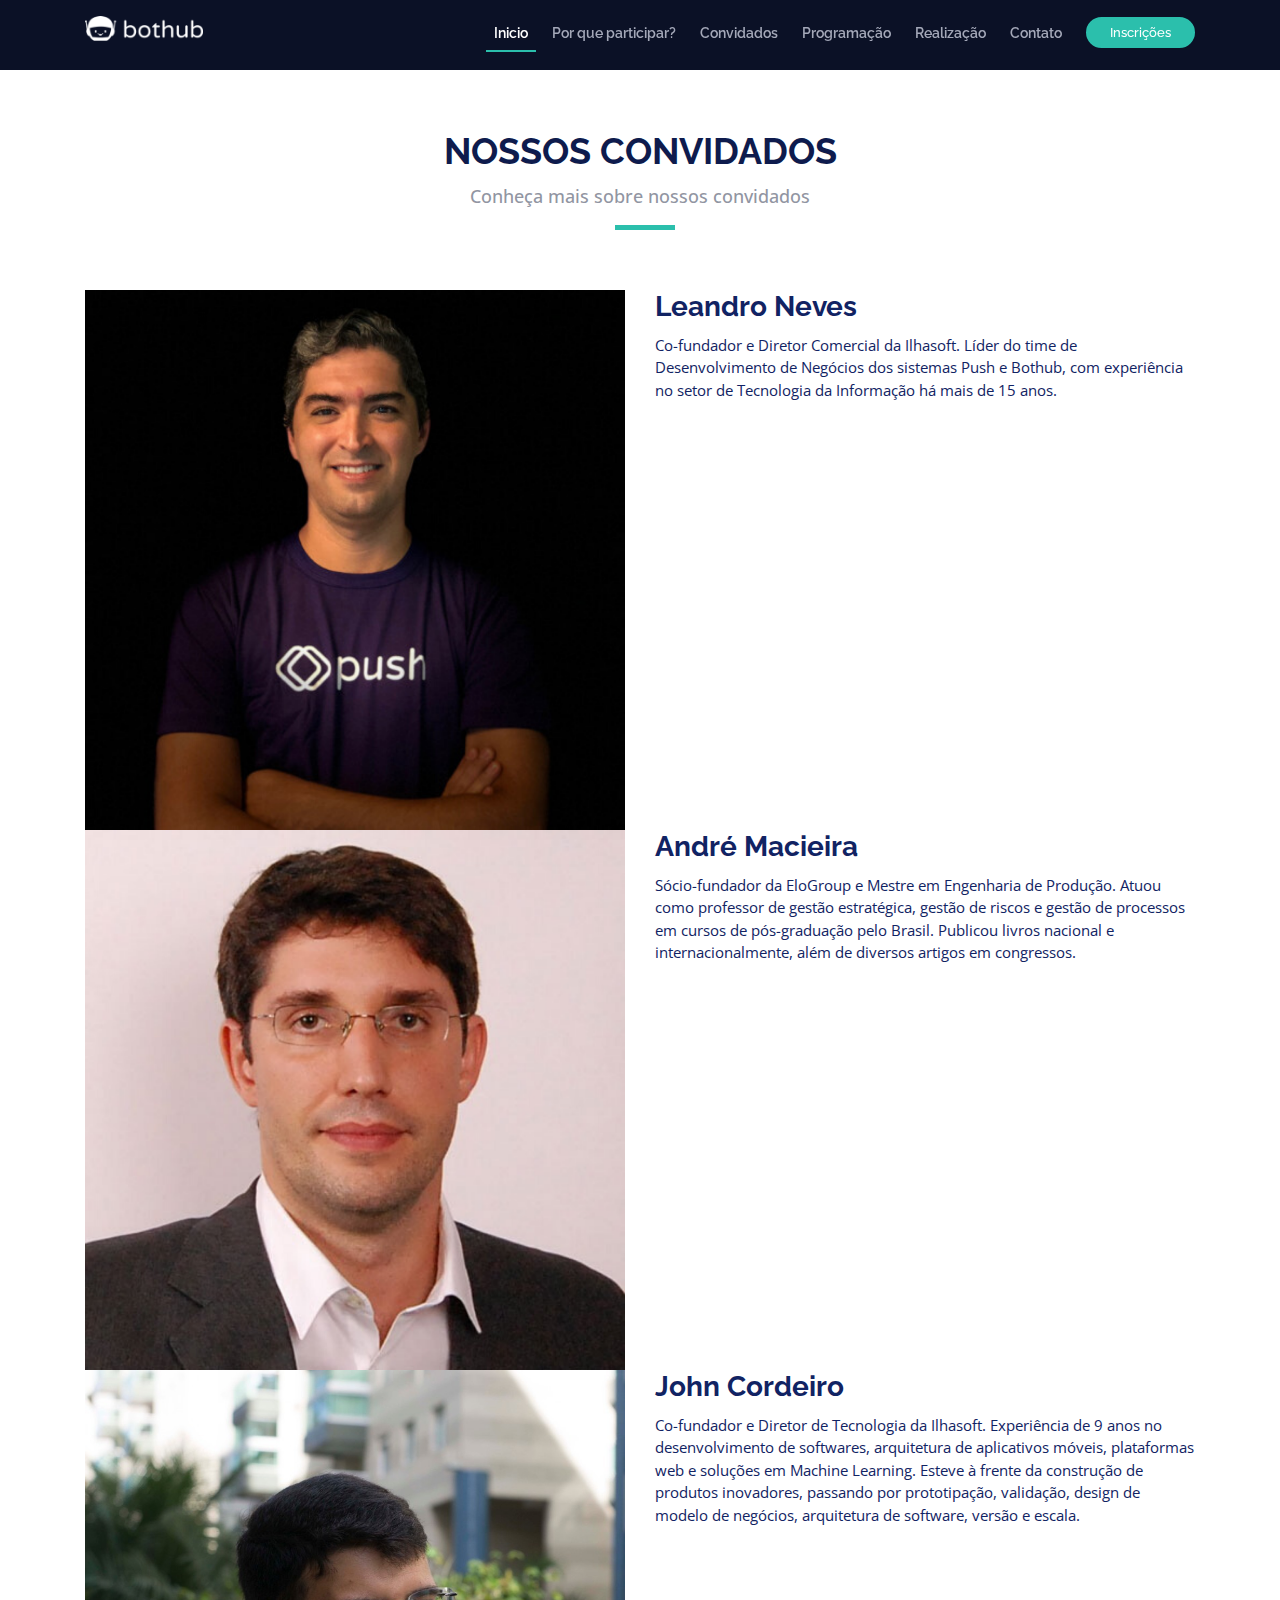
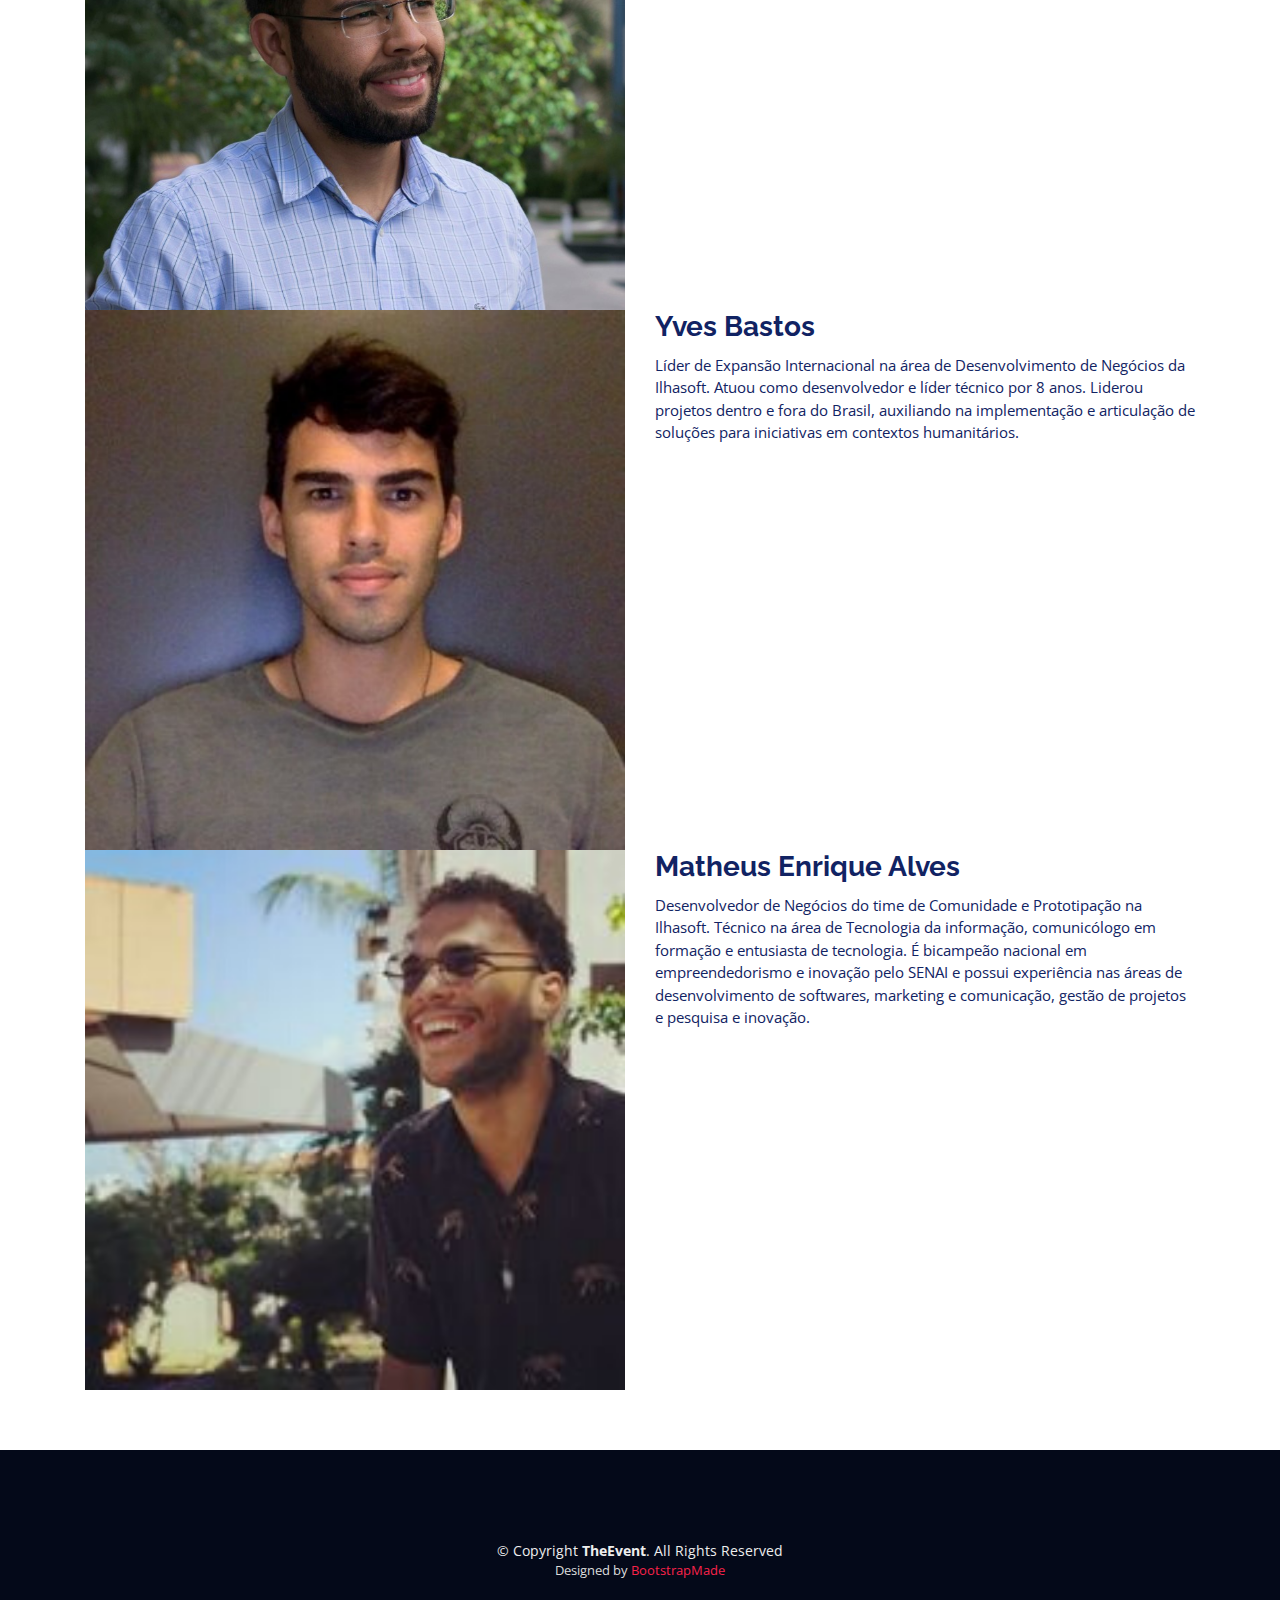
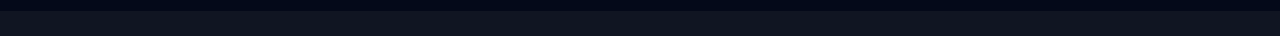
<file: static-html/speaker-details.html>
<!DOCTYPE html>
<html lang="en">

<head>
  <meta charset="utf-8">
  <title>Bothub Conference 2020</title>
  <meta content="width=device-width, initial-scale=1.0" name="viewport">
  <meta content="" name="keywords">
  <meta content="" name="description">

  <!-- Favicons -->
  <link href="img/favicon.png" rel="icon">
  <link href="img/apple-touch-icon.png" rel="apple-touch-icon">

  <!-- Google Fonts -->
  <link href="https://fonts.googleapis.com/css?family=Open+Sans:300,300i,400,400i,700,700i|Raleway:300,400,500,700,800" rel="stylesheet">

  <!-- Bootstrap CSS File -->
  <link href="lib/bootstrap/css/bootstrap.min.css" rel="stylesheet">

  <!-- Libraries CSS Files -->
  <link href="lib/font-awesome/css/font-awesome.min.css" rel="stylesheet">
  <link href="lib/animate/animate.min.css" rel="stylesheet">
  <link href="lib/venobox/venobox.css" rel="stylesheet">
  <link href="lib/owlcarousel/assets/owl.carousel.min.css" rel="stylesheet">

  <!-- Main Stylesheet File -->
  <link href="css/style.css" rel="stylesheet">

  <!-- =======================================================
    Theme Name: TheEvent
    Theme URL: https://bootstrapmade.com/theevent-conference-event-bootstrap-template/
    Author: BootstrapMade.com
    License: https://bootstrapmade.com/license/
  ======================================================= -->
</head>

<body>

  <!--==========================
    Header
  ============================-->
  <header id="header" class="header-fixed">
    <div class="container">

      <div id="logo" class="pull-left">
        <!-- Uncomment below if you prefer to use a text logo -->
        <!-- <h1><a href="#main">C<span>o</span>nf</a></h1>-->
        <a href="index.html#intro" class="scrollto"><img src="img/logo.png" alt="" title=""></a>
      </div>

      <nav id="nav-menu-container">
        <ul class="nav-menu">
          <li class="menu-active"><a href="#intro">Inicio</a></li>
          <li><a href="index.html#about">Por que participar?</a></li>
          <li><a href="index.html#speakers">Convidados</a></li>
          <li><a href="index.html#schedule">Programação</a></li>
          <li><a href="index.html#supporters">Realização</a></li>
          <li><a href="index.html#contact">Contato</a></li>
          <li class="buy-tickets"><a href="https://forms.gle/bibPMa1tKLgzzDy9A">Inscrições</a></li>
        </ul>
      </nav><!-- #nav-menu-container -->
    </div>
  </header><!-- #header -->

  <main id="main" class="main-page">

    <!--==========================
      Speaker Details Section
    ============================-->
    <section id="speakers-details" class="wow fadeIn">
      <div class="container">
        <div class="section-header">
          <h2>Nossos Convidados</h2>
          <p>Conheça mais sobre nossos convidados</p>
        </div>

        <div class="row">
          <div class="col-md-6">
            <img src="img/speakers/leandro.jpeg" alt="Speaker 1" class="img-fluid">
          </div>

          <div class="col-md-6">
            <div class="details">
              <h2>Leandro Neves</h2>

              <p>Co-fundador e Diretor Comercial da Ilhasoft. Líder do time de Desenvolvimento de Negócios dos sistemas Push e Bothub, com experiência no setor de Tecnologia da Informação há mais de 15 anos.</p>
              </div>
          </div>

          <div class="col-md-6">
            <img src="img/speakers/andre.jpeg" alt="Speaker 1" class="img-fluid">
          </div>

          <div class="col-md-6">
            <div class="details">
              <h2>André Macieira</h2>

              <p>Sócio-fundador da EloGroup e Mestre em Engenharia de Produção. Atuou como professor de gestão estratégica, gestão de riscos e gestão de processos em cursos de pós-graduação pelo Brasil. Publicou livros nacional e internacionalmente, além de diversos artigos em congressos.</p>
              </div>
          </div>

          <div class="col-md-6">
            <img src="img/speakers/john.jpeg" alt="Speaker 1" class="img-fluid">
          </div>

          <div class="col-md-6">
            <div class="details">
              <h2>John Cordeiro</h2>

              <p>Co-fundador e Diretor de Tecnologia da Ilhasoft. Experiência de 9 anos no desenvolvimento de softwares, arquitetura de aplicativos móveis, plataformas web e soluções em Machine Learning. Esteve à frente da construção de produtos inovadores, passando por prototipação, validação, design de modelo de negócios, arquitetura de software, versão e escala.</p>
              </div>
          </div>

          <div class="col-md-6">
            <img src="img/speakers/yves.jpeg" alt="Speaker 1" class="img-fluid">
          </div>

          <div class="col-md-6">
            <div class="details">
              <h2>Yves Bastos</h2>

              <p>Líder de Expansão Internacional na área de Desenvolvimento de Negócios da Ilhasoft. Atuou como desenvolvedor e líder técnico por 8 anos. Liderou projetos dentro e fora do Brasil, auxiliando na implementação e articulação de soluções para iniciativas em contextos humanitários.</p>
              </div>
          </div>

          <div class="col-md-6">
            <img src="img/speakers/enrique.jpeg" alt="Speaker 1" class="img-fluid">
          </div>

          <div class="col-md-6">
            <div class="details">
              <h2>Matheus Enrique Alves</h2>

              <p>Desenvolvedor de Negócios do time de Comunidade e Prototipação na Ilhasoft. Técnico na área de Tecnologia da informação, comunicólogo em formação e entusiasta de tecnologia. É bicampeão nacional em empreendedorismo e inovação pelo SENAI e possui experiência nas áreas de desenvolvimento de softwares, marketing e comunicação, gestão de projetos e pesquisa e inovação.</p>
              </div>
          </div>



        </div>
      </div>

    </section>

  </main>


  <!--==========================
    Footer
  ============================-->
  <footer id="footer">
    <div class="footer-top">
      <div class="container">
        <div class="row">


    </div>

    <div class="container">
      <div class="copyright">
        &copy; Copyright <strong>TheEvent</strong>. All Rights Reserved
      </div>
      <div class="credits">
        <!--
          All the links in the footer should remain intact.
          You can delete the links only if you purchased the pro version.
          Licensing information: https://bootstrapmade.com/license/
          Purchase the pro version with working PHP/AJAX contact form: https://bootstrapmade.com/buy/?theme=TheEvent
        -->
        Designed by <a href="https://bootstrapmade.com/">BootstrapMade</a>
      </div>
    </div>
  </footer><!-- #footer -->

  <a href="#" class="back-to-top"><i class="fa fa-angle-up"></i></a>

  <!-- JavaScript Libraries -->
  <script src="lib/jquery/jquery.min.js"></script>
  <script src="lib/jquery/jquery-migrate.min.js"></script>
  <script src="lib/bootstrap/js/bootstrap.bundle.min.js"></script>
  <script src="lib/easing/easing.min.js"></script>
  <script src="lib/superfish/hoverIntent.js"></script>
  <script src="lib/superfish/superfish.min.js"></script>
  <script src="lib/wow/wow.min.js"></script>
  <script src="lib/venobox/venobox.min.js"></script>
  <script src="lib/owlcarousel/owl.carousel.min.js"></script>

  <!-- Contact Form JavaScript File -->
  <script src="contactform/contactform.js"></script>

  <!-- Template Main Javascript File -->
  <script src="js/main.js"></script>
</body>

</html>
</file>
<file: static-html/lib/venobox/venobox.css>
/* ------ venobox.css --------*/
.vbox-overlay *, .vbox-overlay *:before, .vbox-overlay *:after{
    -webkit-backface-visibility: hidden;
    -webkit-box-sizing:border-box;
    -moz-box-sizing:border-box;
    box-sizing:border-box;
}
.vbox-overlay * { 
    -webkit-backface-visibility: visible;
    backface-visibility: visible;
}
.vbox-overlay{
    display: -webkit-flex;
    display: flex;
    -webkit-flex-direction: column;
    flex-direction: column;
    -webkit-justify-content: center;
    justify-content: center;
    -webkit-align-items: center;
    align-items: center;
    position: fixed;
    left: 0;
    top: 0;
    bottom: 0;
    right: 0;
    z-index: 1040;
    -webkit-transform:translateZ(1000px);
    transform: translateZ(1000px);
    transform-style: preserve-3d;
}

/* ----- navigation ----- */
.vbox-title{
    width: 100%;
    height: 40px;
    float: left;
    text-align: center;
    line-height: 28px;
    font-size: 12px;
    padding: 6px 40px;
    overflow: hidden;
    position: fixed;
    display: none;
    left: 0;
    z-index: 1050;
}
.vbox-close{
    cursor: pointer;
    position: fixed;
    top: -1px;
    right: 0;
    width: 50px;
    height: 40px;
    padding: 6px;
    display: block;
    background-position:10px center;
    overflow: hidden;
    font-size: 24px;
    line-height: 1;
    text-align: center;
    z-index: 1050;
}
.vbox-num{
    cursor: pointer;
    position: fixed;
    left: 0;
    height: 40px;
    display: block;
    overflow: hidden;
    line-height: 28px;
    font-size: 12px;
    padding: 6px 10px;
    display: none;
    z-index: 1050;
}
/* ----- navigation ARROWS ----- */
.vbox-next, .vbox-prev{
    position: fixed;
    top: 50%;
    margin-top: -15px;
    overflow: hidden;
    cursor: pointer;
    display: block;
    width: 45px;
    height: 45px;
    z-index: 1050;
}
.vbox-next span, .vbox-prev span{
    position: relative;
    width: 20px;
    height: 20px;
    border: 2px solid transparent;
    border-top-color: #B6B6B6;
    border-right-color: #B6B6B6;
    text-indent: -100px;
    position: absolute;
    top: 8px;
    display: block;
}
.vbox-prev{
    left: 15px;
}
.vbox-next{
    right: 15px;
}
.vbox-prev span{
    left: 10px;
    -ms-transform: rotate(-135deg);
    -webkit-transform: rotate(-135deg);
    transform: rotate(-135deg);
}
.vbox-next span{
    -ms-transform: rotate(45deg);
    -webkit-transform: rotate(45deg);
    transform: rotate(45deg);
    right: 10px;
}
/* ------- inline window ------ */
.vbox-inline{
    width: 420px;
    height: 315px;
    height: 70vh;
    padding: 10px;
    background: #fff;
    margin: 0 auto;
    overflow: auto;
    text-align: left;
}
/* ------- Video & iFrames window ------ */
.venoframe{
    max-width: 100%;
    width: 100%;
    border: none;
    width: 100%;
    height: 260px;
    height: 70vh;
}
.venoframe.vbvid{
    height: 260px;
}
@media (min-width: 768px) {
    .venoframe, .vbox-inline{
        width: 90%;
        height: 360px;
        height: 70vh;
    }
    .venoframe.vbvid{
        width: 640px;
        height: 360px;
    }
}
@media (min-width: 992px) {
    .venoframe, .vbox-inline{
        max-width: 1200px;
        width: 80%;
        height: 540px;
        height: 70vh;
    }
    .venoframe.vbvid{
        width: 960px;
        height: 540px;
    }
}
/* 
Please do NOT edit this part! 
or at least read this note: http://i.imgur.com/7C0ws9e.gif
*/
.vbox-open{
    overflow: hidden;
}
.vbox-container{
    position: absolute;
    left: 0;
    right: 0;
    top: 0;
    bottom: 0;
    overflow-x: hidden;
    overflow-y: scroll;
    overflow-scrolling: touch;
    -webkit-overflow-scrolling: touch;
    z-index: 20;
    max-height: 100%;

}

.vbox-content{
    text-align: center;
    float: left;
    width: 100%;
    position: relative;
    overflow: hidden;
    padding: 20px 10px;
}
.vbox-container img{
    max-width: 100%;
    height: auto;
}
.vbox-figlio{
    box-shadow: 0 0 12px rgba(0,0,0,0.19), 0 6px 6px rgba(0,0,0,0.23);
    max-width: 100%;
    text-align: initial;
}
img.vbox-figlio{
    -webkit-user-select: none;
-khtml-user-select: none;
-moz-user-select: none;
-o-user-select: none;
user-select: none;
}
.vbox-content.swipe-left{
    margin-left: -200px !important;
}
.vbox-content.swipe-right{
    margin-left: 200px !important;
}
.vbox-animated{
    webkit-transition: margin 300ms ease-out;
    transition: margin 300ms ease-out;
}

/* ---------- preloader ----------
 * SPINKIT 
 * http://tobiasahlin.com/spinkit/
-------------------------------- */
.sk-double-bounce,.sk-rotating-plane{width:40px;height:40px;margin:40px auto}.sk-rotating-plane{background-color:#333;-webkit-animation:sk-rotatePlane 1.2s infinite ease-in-out;animation:sk-rotatePlane 1.2s infinite ease-in-out}@-webkit-keyframes sk-rotatePlane{0%{-webkit-transform:perspective(120px) rotateX(0) rotateY(0);transform:perspective(120px) rotateX(0) rotateY(0)}50%{-webkit-transform:perspective(120px) rotateX(-180.1deg) rotateY(0);transform:perspective(120px) rotateX(-180.1deg) rotateY(0)}100%{-webkit-transform:perspective(120px) rotateX(-180deg) rotateY(-179.9deg);transform:perspective(120px) rotateX(-180deg) rotateY(-179.9deg)}}@keyframes sk-rotatePlane{0%{-webkit-transform:perspective(120px) rotateX(0) rotateY(0);transform:perspective(120px) rotateX(0) rotateY(0)}50%{-webkit-transform:perspective(120px) rotateX(-180.1deg) rotateY(0);transform:perspective(120px) rotateX(-180.1deg) rotateY(0)}100%{-webkit-transform:perspective(120px) rotateX(-180deg) rotateY(-179.9deg);transform:perspective(120px) rotateX(-180deg) rotateY(-179.9deg)}}.sk-double-bounce{position:relative}.sk-double-bounce .sk-child{width:100%;height:100%;border-radius:50%;background-color:#333;opacity:.6;position:absolute;top:0;left:0;-webkit-animation:sk-doubleBounce 2s infinite ease-in-out;animation:sk-doubleBounce 2s infinite ease-in-out}.sk-chasing-dots .sk-child,.sk-spinner-pulse,.sk-three-bounce .sk-child{background-color:#333;border-radius:100%}.sk-double-bounce .sk-double-bounce2{-webkit-animation-delay:-1s;animation-delay:-1s}@-webkit-keyframes sk-doubleBounce{0%,100%{-webkit-transform:scale(0);transform:scale(0)}50%{-webkit-transform:scale(1);transform:scale(1)}}@keyframes sk-doubleBounce{0%,100%{-webkit-transform:scale(0);transform:scale(0)}50%{-webkit-transform:scale(1);transform:scale(1)}}.sk-wave{margin:40px auto;width:50px;height:40px;text-align:center;font-size:10px}.sk-wave .sk-rect{background-color:#333;height:100%;width:6px;display:inline-block;-webkit-animation:sk-waveStretchDelay 1.2s infinite ease-in-out;animation:sk-waveStretchDelay 1.2s infinite ease-in-out}.sk-wave .sk-rect1{-webkit-animation-delay:-1.2s;animation-delay:-1.2s}.sk-wave .sk-rect2{-webkit-animation-delay:-1.1s;animation-delay:-1.1s}.sk-wave .sk-rect3{-webkit-animation-delay:-1s;animation-delay:-1s}.sk-wave .sk-rect4{-webkit-animation-delay:-.9s;animation-delay:-.9s}.sk-wave .sk-rect5{-webkit-animation-delay:-.8s;animation-delay:-.8s}@-webkit-keyframes sk-waveStretchDelay{0%,100%,40%{-webkit-transform:scaleY(.4);transform:scaleY(.4)}20%{-webkit-transform:scaleY(1);transform:scaleY(1)}}@keyframes sk-waveStretchDelay{0%,100%,40%{-webkit-transform:scaleY(.4);transform:scaleY(.4)}20%{-webkit-transform:scaleY(1);transform:scaleY(1)}}.sk-wandering-cubes{margin:40px auto;width:40px;height:40px;position:relative}.sk-wandering-cubes .sk-cube{background-color:#333;width:10px;height:10px;position:absolute;top:0;left:0;-webkit-animation:sk-wanderingCube 1.8s ease-in-out -1.8s infinite both;animation:sk-wanderingCube 1.8s ease-in-out -1.8s infinite both}.sk-chasing-dots,.sk-spinner-pulse{width:40px;height:40px;margin:40px auto}.sk-wandering-cubes .sk-cube2{-webkit-animation-delay:-.9s;animation-delay:-.9s}@-webkit-keyframes sk-wanderingCube{0%{-webkit-transform:rotate(0);transform:rotate(0)}25%{-webkit-transform:translateX(30px) rotate(-90deg) scale(.5);transform:translateX(30px) rotate(-90deg) scale(.5)}50%{-webkit-transform:translateX(30px) translateY(30px) rotate(-179deg);transform:translateX(30px) translateY(30px) rotate(-179deg)}50.1%{-webkit-transform:translateX(30px) translateY(30px) rotate(-180deg);transform:translateX(30px) translateY(30px) rotate(-180deg)}75%{-webkit-transform:translateX(0) translateY(30px) rotate(-270deg) scale(.5);transform:translateX(0) translateY(30px) rotate(-270deg) scale(.5)}100%{-webkit-transform:rotate(-360deg);transform:rotate(-360deg)}}@keyframes sk-wanderingCube{0%{-webkit-transform:rotate(0);transform:rotate(0)}25%{-webkit-transform:translateX(30px) rotate(-90deg) scale(.5);transform:translateX(30px) rotate(-90deg) scale(.5)}50%{-webkit-transform:translateX(30px) translateY(30px) rotate(-179deg);transform:translateX(30px) translateY(30px) rotate(-179deg)}50.1%{-webkit-transform:translateX(30px) translateY(30px) rotate(-180deg);transform:translateX(30px) translateY(30px) rotate(-180deg)}75%{-webkit-transform:translateX(0) translateY(30px) rotate(-270deg) scale(.5);transform:translateX(0) translateY(30px) rotate(-270deg) scale(.5)}100%{-webkit-transform:rotate(-360deg);transform:rotate(-360deg)}}.sk-spinner-pulse{-webkit-animation:sk-pulseScaleOut 1s infinite ease-in-out;animation:sk-pulseScaleOut 1s infinite ease-in-out}@-webkit-keyframes sk-pulseScaleOut{0%{-webkit-transform:scale(0);transform:scale(0)}100%{-webkit-transform:scale(1);transform:scale(1);opacity:0}}@keyframes sk-pulseScaleOut{0%{-webkit-transform:scale(0);transform:scale(0)}100%{-webkit-transform:scale(1);transform:scale(1);opacity:0}}.sk-chasing-dots{position:relative;text-align:center;-webkit-animation:sk-chasingDotsRotate 2s infinite linear;animation:sk-chasingDotsRotate 2s infinite linear}.sk-chasing-dots .sk-child{width:60%;height:60%;display:inline-block;position:absolute;top:0;-webkit-animation:sk-chasingDotsBounce 2s infinite ease-in-out;animation:sk-chasingDotsBounce 2s infinite ease-in-out}.sk-chasing-dots .sk-dot2{top:auto;bottom:0;-webkit-animation-delay:-1s;animation-delay:-1s}@-webkit-keyframes sk-chasingDotsRotate{100%{-webkit-transform:rotate(360deg);transform:rotate(360deg)}}@keyframes sk-chasingDotsRotate{100%{-webkit-transform:rotate(360deg);transform:rotate(360deg)}}@-webkit-keyframes sk-chasingDotsBounce{0%,100%{-webkit-transform:scale(0);transform:scale(0)}50%{-webkit-transform:scale(1);transform:scale(1)}}@keyframes sk-chasingDotsBounce{0%,100%{-webkit-transform:scale(0);transform:scale(0)}50%{-webkit-transform:scale(1);transform:scale(1)}}.sk-three-bounce{margin:40px auto;width:80px;text-align:center}.sk-three-bounce .sk-child{width:20px;height:20px;display:inline-block;-webkit-animation:sk-three-bounce 1.4s ease-in-out 0s infinite both;animation:sk-three-bounce 1.4s ease-in-out 0s infinite both}.sk-circle .sk-child:before,.sk-fading-circle .sk-circle:before{display:block;border-radius:100%;content:'';background-color:#333}.sk-three-bounce .sk-bounce1{-webkit-animation-delay:-.32s;animation-delay:-.32s}.sk-three-bounce .sk-bounce2{-webkit-animation-delay:-.16s;animation-delay:-.16s}@-webkit-keyframes sk-three-bounce{0%,100%,80%{-webkit-transform:scale(0);transform:scale(0)}40%{-webkit-transform:scale(1);transform:scale(1)}}@keyframes sk-three-bounce{0%,100%,80%{-webkit-transform:scale(0);transform:scale(0)}40%{-webkit-transform:scale(1);transform:scale(1)}}.sk-circle{margin:40px auto;width:40px;height:40px;position:relative}.sk-circle .sk-child{width:100%;height:100%;position:absolute;left:0;top:0}.sk-circle .sk-child:before{margin:0 auto;width:15%;height:15%;-webkit-animation:sk-circleBounceDelay 1.2s infinite ease-in-out both;animation:sk-circleBounceDelay 1.2s infinite ease-in-out both}.sk-circle .sk-circle2{-webkit-transform:rotate(30deg);-ms-transform:rotate(30deg);transform:rotate(30deg)}.sk-circle .sk-circle3{-webkit-transform:rotate(60deg);-ms-transform:rotate(60deg);transform:rotate(60deg)}.sk-circle .sk-circle4{-webkit-transform:rotate(90deg);-ms-transform:rotate(90deg);transform:rotate(90deg)}.sk-circle .sk-circle5{-webkit-transform:rotate(120deg);-ms-transform:rotate(120deg);transform:rotate(120deg)}.sk-circle .sk-circle6{-webkit-transform:rotate(150deg);-ms-transform:rotate(150deg);transform:rotate(150deg)}.sk-circle .sk-circle7{-webkit-transform:rotate(180deg);-ms-transform:rotate(180deg);transform:rotate(180deg)}.sk-circle .sk-circle8{-webkit-transform:rotate(210deg);-ms-transform:rotate(210deg);transform:rotate(210deg)}.sk-circle .sk-circle9{-webkit-transform:rotate(240deg);-ms-transform:rotate(240deg);transform:rotate(240deg)}.sk-circle .sk-circle10{-webkit-transform:rotate(270deg);-ms-transform:rotate(270deg);transform:rotate(270deg)}.sk-circle .sk-circle11{-webkit-transform:rotate(300deg);-ms-transform:rotate(300deg);transform:rotate(300deg)}.sk-circle .sk-circle12{-webkit-transform:rotate(330deg);-ms-transform:rotate(330deg);transform:rotate(330deg)}.sk-circle .sk-circle2:before{-webkit-animation-delay:-1.1s;animation-delay:-1.1s}.sk-circle .sk-circle3:before{-webkit-animation-delay:-1s;animation-delay:-1s}.sk-circle .sk-circle4:before{-webkit-animation-delay:-.9s;animation-delay:-.9s}.sk-circle .sk-circle5:before{-webkit-animation-delay:-.8s;animation-delay:-.8s}.sk-circle .sk-circle6:before{-webkit-animation-delay:-.7s;animation-delay:-.7s}.sk-circle .sk-circle7:before{-webkit-animation-delay:-.6s;animation-delay:-.6s}.sk-circle .sk-circle8:before{-webkit-animation-delay:-.5s;animation-delay:-.5s}.sk-circle .sk-circle9:before{-webkit-animation-delay:-.4s;animation-delay:-.4s}.sk-circle .sk-circle10:before{-webkit-animation-delay:-.3s;animation-delay:-.3s}.sk-circle .sk-circle11:before{-webkit-animation-delay:-.2s;animation-delay:-.2s}.sk-circle .sk-circle12:before{-webkit-animation-delay:-.1s;animation-delay:-.1s}@-webkit-keyframes sk-circleBounceDelay{0%,100%,80%{-webkit-transform:scale(0);transform:scale(0)}40%{-webkit-transform:scale(1);transform:scale(1)}}@keyframes sk-circleBounceDelay{0%,100%,80%{-webkit-transform:scale(0);transform:scale(0)}40%{-webkit-transform:scale(1);transform:scale(1)}}.sk-cube-grid{width:40px;height:40px;margin:40px auto}.sk-cube-grid .sk-cube{width:33.33%;height:33.33%;background-color:#333;float:left;-webkit-animation:sk-cubeGridScaleDelay 1.3s infinite ease-in-out;animation:sk-cubeGridScaleDelay 1.3s infinite ease-in-out}.sk-cube-grid .sk-cube1{-webkit-animation-delay:.2s;animation-delay:.2s}.sk-cube-grid .sk-cube2{-webkit-animation-delay:.3s;animation-delay:.3s}.sk-cube-grid .sk-cube3{-webkit-animation-delay:.4s;animation-delay:.4s}.sk-cube-grid .sk-cube4{-webkit-animation-delay:.1s;animation-delay:.1s}.sk-cube-grid .sk-cube5{-webkit-animation-delay:.2s;animation-delay:.2s}.sk-cube-grid .sk-cube6{-webkit-animation-delay:.3s;animation-delay:.3s}.sk-cube-grid .sk-cube7{-webkit-animation-delay:0ms;animation-delay:0ms}.sk-cube-grid .sk-cube8{-webkit-animation-delay:.1s;animation-delay:.1s}.sk-cube-grid .sk-cube9{-webkit-animation-delay:.2s;animation-delay:.2s}@-webkit-keyframes sk-cubeGridScaleDelay{0%,100%,70%{-webkit-transform:scale3D(1,1,1);transform:scale3D(1,1,1)}35%{-webkit-transform:scale3D(0,0,1);transform:scale3D(0,0,1)}}@keyframes sk-cubeGridScaleDelay{0%,100%,70%{-webkit-transform:scale3D(1,1,1);transform:scale3D(1,1,1)}35%{-webkit-transform:scale3D(0,0,1);transform:scale3D(0,0,1)}}.sk-fading-circle{margin:40px auto;width:40px;height:40px;position:relative}.sk-fading-circle .sk-circle{width:100%;height:100%;position:absolute;left:0;top:0}.sk-fading-circle .sk-circle:before{margin:0 auto;width:15%;height:15%;-webkit-animation:sk-circleFadeDelay 1.2s infinite ease-in-out both;animation:sk-circleFadeDelay 1.2s infinite ease-in-out both}.sk-fading-circle .sk-circle2{-webkit-transform:rotate(30deg);-ms-transform:rotate(30deg);transform:rotate(30deg)}.sk-fading-circle .sk-circle3{-webkit-transform:rotate(60deg);-ms-transform:rotate(60deg);transform:rotate(60deg)}.sk-fading-circle .sk-circle4{-webkit-transform:rotate(90deg);-ms-transform:rotate(90deg);transform:rotate(90deg)}.sk-fading-circle .sk-circle5{-webkit-transform:rotate(120deg);-ms-transform:rotate(120deg);transform:rotate(120deg)}.sk-fading-circle .sk-circle6{-webkit-transform:rotate(150deg);-ms-transform:rotate(150deg);transform:rotate(150deg)}.sk-fading-circle .sk-circle7{-webkit-transform:rotate(180deg);-ms-transform:rotate(180deg);transform:rotate(180deg)}.sk-fading-circle .sk-circle8{-webkit-transform:rotate(210deg);-ms-transform:rotate(210deg);transform:rotate(210deg)}.sk-fading-circle .sk-circle9{-webkit-transform:rotate(240deg);-ms-transform:rotate(240deg);transform:rotate(240deg)}.sk-fading-circle .sk-circle10{-webkit-transform:rotate(270deg);-ms-transform:rotate(270deg);transform:rotate(270deg)}.sk-fading-circle .sk-circle11{-webkit-transform:rotate(300deg);-ms-transform:rotate(300deg);transform:rotate(300deg)}.sk-fading-circle .sk-circle12{-webkit-transform:rotate(330deg);-ms-transform:rotate(330deg);transform:rotate(330deg)}.sk-fading-circle .sk-circle2:before{-webkit-animation-delay:-1.1s;animation-delay:-1.1s}.sk-fading-circle .sk-circle3:before{-webkit-animation-delay:-1s;animation-delay:-1s}.sk-fading-circle .sk-circle4:before{-webkit-animation-delay:-.9s;animation-delay:-.9s}.sk-fading-circle .sk-circle5:before{-webkit-animation-delay:-.8s;animation-delay:-.8s}.sk-fading-circle .sk-circle6:before{-webkit-animation-delay:-.7s;animation-delay:-.7s}.sk-fading-circle .sk-circle7:before{-webkit-animation-delay:-.6s;animation-delay:-.6s}.sk-fading-circle .sk-circle8:before{-webkit-animation-delay:-.5s;animation-delay:-.5s}.sk-fading-circle .sk-circle9:before{-webkit-animation-delay:-.4s;animation-delay:-.4s}.sk-fading-circle .sk-circle10:before{-webkit-animation-delay:-.3s;animation-delay:-.3s}.sk-fading-circle .sk-circle11:before{-webkit-animation-delay:-.2s;animation-delay:-.2s}.sk-fading-circle .sk-circle12:before{-webkit-animation-delay:-.1s;animation-delay:-.1s}@-webkit-keyframes sk-circleFadeDelay{0%,100%,39%{opacity:0}40%{opacity:1}}@keyframes sk-circleFadeDelay{0%,100%,39%{opacity:0}40%{opacity:1}}.sk-folding-cube{margin:40px auto;width:40px;height:40px;position:relative;-webkit-transform:rotateZ(45deg);transform:rotateZ(45deg)}.sk-folding-cube .sk-cube{float:left;width:50%;height:50%;position:relative;-webkit-transform:scale(1.1);-ms-transform:scale(1.1);transform:scale(1.1)}.sk-folding-cube .sk-cube:before{content:'';position:absolute;top:0;left:0;width:100%;height:100%;background-color:#333;-webkit-animation:sk-foldCubeAngle 2.4s infinite linear both;animation:sk-foldCubeAngle 2.4s infinite linear both;-webkit-transform-origin:100% 100%;-ms-transform-origin:100% 100%;transform-origin:100% 100%}.sk-folding-cube .sk-cube2{-webkit-transform:scale(1.1) rotateZ(90deg);transform:scale(1.1) rotateZ(90deg)}.sk-folding-cube .sk-cube3{-webkit-transform:scale(1.1) rotateZ(180deg);transform:scale(1.1) rotateZ(180deg)}.sk-folding-cube .sk-cube4{-webkit-transform:scale(1.1) rotateZ(270deg);transform:scale(1.1) rotateZ(270deg)}.sk-folding-cube .sk-cube2:before{-webkit-animation-delay:.3s;animation-delay:.3s}.sk-folding-cube .sk-cube3:before{-webkit-animation-delay:.6s;animation-delay:.6s}.sk-folding-cube .sk-cube4:before{-webkit-animation-delay:.9s;animation-delay:.9s}@-webkit-keyframes sk-foldCubeAngle{0%,10%{-webkit-transform:perspective(140px) rotateX(-180deg);transform:perspective(140px) rotateX(-180deg);opacity:0}25%,75%{-webkit-transform:perspective(140px) rotateX(0);transform:perspective(140px) rotateX(0);opacity:1}100%,90%{-webkit-transform:perspective(140px) rotateY(180deg);transform:perspective(140px) rotateY(180deg);opacity:0}}@keyframes sk-foldCubeAngle{0%,10%{-webkit-transform:perspective(140px) rotateX(-180deg);transform:perspective(140px) rotateX(-180deg);opacity:0}25%,75%{-webkit-transform:perspective(140px) rotateX(0);transform:perspective(140px) rotateX(0);opacity:1}100%,90%{-webkit-transform:perspective(140px) rotateY(180deg);transform:perspective(140px) rotateY(180deg);opacity:0}}
</file>
<file: static-html/css/style.css>
/*
  Theme Name: TheEvent
  Theme URL: https://bootstrapmade.com/theevent-conference-event-bootstrap-template/
  Author: BootstrapMade.com
  License: https://bootstrapmade.com/license/
*/

/*--------------------------------------------------------------
# General
--------------------------------------------------------------*/

body {
  background: #fff;
  color: #2f3138;
  font-family: "Open Sans", sans-serif;
}

a {
  color: #f82249;
  transition: 0.5s;
}

a:hover,
a:active,
a:focus {
  color: #f8234a;
  outline: none;
  text-decoration: none;
}

p {
  padding: 0;
  margin: 0 0 30px 0;
}

h1,
h2,
h3,
h4,
h5,
h6 {
  font-family: "Raleway", sans-serif;
  font-weight: 400;
  margin: 0 0 20px 0;
  padding: 0;
  color: #0e1b4d;
}

.main-page {
  margin-top: 70px;
}

.wow {
  visibility: hidden;
}

/* Prelaoder */

#preloader {
  position: fixed;
  left: 0;
  top: 0;
  z-index: 999;
  width: 100%;
  height: 100%;
  overflow: visible;
  background: #fff url("../img/preloader.svg") no-repeat center center;
}

/* Back to top button */

.back-to-top {
  position: fixed;
  display: none;
  background: #2bbfac;
  color: #fff;
  width: 40px;
  height: 40px;
  text-align: center;
  border-radius: 50px;
  right: 15px;
  bottom: 15px;
  transition: background 0.5s ease-in-out;
}

.back-to-top i {
  font-size: 24px;
  padding-top: 6px;
}

.back-to-top:focus {
  background: #e0072f;
  color: #fff;
  outline: none;
}

.back-to-top:hover {
  background: #e0072f;
  color: #fff;
}

/* Sections Header
--------------------------------*/

.section-header {
  margin-bottom: 60px;
  position: relative;
  padding-bottom: 20px;
}

.section-header::before {
  content: '';
  position: absolute;
  display: block;
  width: 60px;
  height: 5px;
  background: #2bbfac;
  bottom: 0;
  left: calc(50% - 25px);
}

.section-header h2 {
  font-size: 36px;
  text-transform: uppercase;
  text-align: center;
  font-weight: 700;
  margin-bottom: 10px;
}

.section-header p {
  text-align: center;
  padding: 0;
  margin: 0;
  font-size: 18px;
  font-weight: 500;
  color: #9195a2;
}

.section-with-bg {
  background-color: #f6f7fd;
}

/*--------------------------------------------------------------
# Header
--------------------------------------------------------------*/

#header {
  height: 90px;
  padding: 25px 0;
  position: fixed;
  left: 0;
  top: 0;
  right: 0;
  transition: all 0.5s;
  z-index: 997;
}

#header.header-scrolled,
#header.header-fixed {
  background: rgba(6, 12, 34, 0.98);
  height: 70px;
  padding: 15px 0;
  transition: all 0.5s;
}

#header #logo h1 {
  font-size: 36px;
  margin: 0;
  padding: 6px 0;
  line-height: 1;
  font-family: "Raleway", sans-serif;
  font-weight: 700;
  letter-spacing: 3px;
  text-transform: uppercase;
}

#header #logo h1 span {
  color: #f82249;
}

#header #logo h1 a,
#header #logo h1 a:hover {
  color: #fff;
}

#header #logo img {
  padding: 0;
  margin: 0;
  max-height: 25px;
}

.certificado p {
  text-align: center;
}

.head-day {
  color: red;
}

/*--------------------------------------------------------------
# Navigation Menu
--------------------------------------------------------------*/

/* Nav Menu Essentials */

.nav-menu,
.nav-menu * {
  margin: 0;
  padding: 0;
  list-style: none;
}

.nav-menu ul {
  position: absolute;
  display: none;
  top: 100%;
  left: 0;
  z-index: 99;
}

.nav-menu li {
  position: relative;
  white-space: nowrap;
}

.nav-menu > li {
  float: left;
}

.nav-menu li:hover > ul,
.nav-menu li.sfHover > ul {
  display: block;
}

.nav-menu ul ul {
  top: 0;
  left: 100%;
}

.nav-menu ul li {
  min-width: 180px;
}

/* Nav Menu Arrows */

.sf-arrows .sf-with-ul {
  padding-right: 30px;
}

.sf-arrows .sf-with-ul:after {
  content: "\f107";
  position: absolute;
  right: 15px;
  font-family: FontAwesome;
  font-style: normal;
  font-weight: normal;
}

.sf-arrows ul .sf-with-ul:after {
  content: "\f105";
}

/* Nav Meu Container */

#nav-menu-container {
  float: right;
  margin: 0;
}

/* Nav Meu Styling */

.nav-menu a {
  padding: 8px;
  text-decoration: none;
  display: inline-block;
  color: rgba(202, 206, 221, 0.8);
  font-family: "Raleway", sans-serif;
  font-weight: 600;
  font-size: 14px;
  outline: none;
}

.nav-menu .menu-active a,
.nav-menu a:hover {
  color: #fff;
}

.nav-menu > li {
  margin-left: 8px;
}

.nav-menu > li > a:before {
  content: "";
  position: absolute;
  width: 0;
  height: 2px;
  bottom: 0;
  left: 0;
  background-color: #2bbfac;
  visibility: hidden;
  transition: all 0.3s ease-in-out 0s;
}

.nav-menu a:hover:before,
.nav-menu li:hover > a:before,
.nav-menu .menu-active > a:before {
  visibility: visible;
  width: 100%;
}

.nav-menu li.buy-tickets a {
  color: #fff;
  background: #2bbfac;
  padding: 7px 22px;
  border-radius: 50px;
  border: 2px solid #2bbfac;
  transition: all ease-in-out 0.3s;
  font-weight: 500;
  margin-left: 8px;
  margin-top: 2px;
  line-height: 1;
  font-size: 13px;
}

.nav-menu li.buy-tickets a:hover {
  background: none;
}

.nav-menu li.buy-tickets:hover a:before,
.nav-menu li.buy-tickets.menu-active a:before {
  visibility: hidden;
}

.nav-menu ul {
  margin: 4px 0 0 0;
  padding: 10px;
  box-shadow: 0px 0px 30px rgba(127, 137, 161, 0.25);
  background: #fff;
  border-radius: 3px;
}

.nav-menu ul li {
  transition: 0.3s;
}

.nav-menu ul li a {
  padding: 10px;
  color: #060c22;
  transition: 0.3s;
  display: block;
  font-size: 13px;
  text-transform: none;
  border-radius: 3px;
}

.nav-menu ul li:hover > a {
  background: #f82249;
  color: #fff;
}

.nav-menu ul ul {
  margin: 0;
}

/* Mobile Nav Toggle */

#mobile-nav-toggle {
  position: fixed;
  right: 0;
  top: 0;
  z-index: 999;
  margin: 15px 15px 0 0;
  border: 0;
  background: none;
  font-size: 24px;
  display: none;
  transition: all 0.4s;
  outline: none;
  cursor: pointer;
}

#mobile-nav-toggle i {
  color: #fff;
}

/* Mobile Nav Styling */

#mobile-nav {
  position: fixed;
  top: 0;
  padding-top: 18px;
  bottom: 0;
  z-index: 998;
  background: rgba(6, 12, 34, 0.9);
  left: -260px;
  width: 260px;
  overflow-y: auto;
  transition: 0.4s;
}

#mobile-nav ul {
  padding: 0;
  margin: 0;
  list-style: none;
}

#mobile-nav ul li {
  position: relative;
}

#mobile-nav ul li a {
  color: #fff;
  font-size: 17px;
  overflow: hidden;
  padding: 10px 22px 10px 15px;
  position: relative;
  text-decoration: none;
  width: 100%;
  display: block;
  outline: none;
}

#mobile-nav ul li a:hover {
  color: #f82249;
}

#mobile-nav ul li li {
  padding-left: 30px;
}

#mobile-nav ul .menu-has-children i {
  position: absolute;
  right: 0;
  z-index: 99;
  padding: 15px;
  cursor: pointer;
  color: #fff;
}

#mobile-nav ul .menu-has-children i.fa-chevron-up {
  color: #f82249;
}

#mobile-nav ul .menu-item-active {
  color: #f82249;
}

#mobile-body-overly {
  width: 100%;
  height: 100%;
  z-index: 997;
  top: 0;
  left: 0;
  position: fixed;
  background: rgba(6, 12, 34, 0.8);
  display: none;
}

/* Mobile Nav body classes */

body.mobile-nav-active {
  overflow: hidden;
}

body.mobile-nav-active #mobile-nav {
  left: 0;
}

body.mobile-nav-active #mobile-nav-toggle {
  color: #fff;
}

/*--------------------------------------------------------------
# Intro Section
--------------------------------------------------------------*/

#intro {
  width: 100%;
  height: 100vh;
  background: url(../img/intro-bg2.jpg) top center;
  background-size: cover;
  overflow: hidden;
  position: relative;
}

#intro:before {
  content: "";
  background: rgba(6, 12, 34, 0.8);
  position: absolute;
  bottom: 0;
  top: 0;
  left: 0;
  right: 0;
}

#intro .intro-container {
  position: absolute;
  bottom: 0;
  left: 0;
  top: 90px;
  right: 0;
  display: -webkit-box;
  display: -ms-flexbox;
  display: flex;
  -webkit-box-pack: center;
  -ms-flex-pack: center;
  justify-content: center;
  -webkit-box-align: center;
  -ms-flex-align: center;
  align-items: center;
  -webkit-box-orient: vertical;
  -webkit-box-direction: normal;
  -ms-flex-direction: column;
  flex-direction: column;
  text-align: center;
  padding: 0 15px;
}

#intro h1 {
  color: #fff;
  font-family: "Raleway", sans-serif;
  font-size: 56px;
  font-weight: 600;
  text-transform: uppercase;
}

#intro h1 span {
  color: #f82249;
}

#intro p {
  color: #ebebeb;
  font-weight: 700;
  font-size: 20px;
}

#intro .play-btn {
  width: 94px;
  height: 94px;
  background: radial-gradient(#f82249 50%, rgba(101, 111, 150, 0.15) 52%);
  border-radius: 50%;
  display: block;
  position: relative;
  overflow: hidden;
}

#intro .play-btn::after {
  content: '';
  position: absolute;
  left: 50%;
  top: 50%;
  -webkit-transform: translateX(-40%) translateY(-50%);
  transform: translateX(-40%) translateY(-50%);
  width: 0;
  height: 0;
  border-top: 10px solid transparent;
  border-bottom: 10px solid transparent;
  border-left: 15px solid #fff;
  z-index: 100;
  transition: all 400ms cubic-bezier(0.55, 0.055, 0.675, 0.19);
}

#intro .play-btn:before {
  content: '';
  position: absolute;
  width: 120px;
  height: 120px;
  -webkit-animation-delay: 0s;
  animation-delay: 0s;
  -webkit-animation: pulsate-btn 2s;
  animation: pulsate-btn 2s;
  -webkit-animation-direction: forwards;
  animation-direction: forwards;
  -webkit-animation-iteration-count: infinite;
  animation-iteration-count: infinite;
  -webkit-animation-timing-function: steps;
  animation-timing-function: steps;
  opacity: 1;
  border-radius: 50%;
  border: 2px solid rgba(163, 163, 163, 0.4);
  top: -15%;
  left: -15%;
  background: rgba(198, 16, 0, 0);
}

#intro .play-btn:hover::after {
  border-left: 15px solid #f82249;
  -webkit-transform: scale(20);
  transform: scale(20);
}

#intro .play-btn:hover::before {
  content: '';
  position: absolute;
  left: 50%;
  top: 50%;
  -webkit-transform: translateX(-40%) translateY(-50%);
  transform: translateX(-40%) translateY(-50%);
  width: 0;
  height: 0;
  border: none;
  border-top: 10px solid transparent;
  border-bottom: 10px solid transparent;
  border-left: 15px solid #fff;
  z-index: 200;
  -webkit-animation: none;
  animation: none;
  border-radius: 0;
}

#intro .about-btn {
  font-family: "Raleway", sans-serif;
  font-weight: 500;
  font-size: 14px;
  letter-spacing: 1px;
  display: inline-block;
  padding: 12px 32px;
  border-radius: 50px;
  transition: 0.5s;
  line-height: 1;
  margin: 10px;
  color: #fff;
  -webkit-animation-delay: 0.8s;
  animation-delay: 0.8s;
  border: 2px solid #2bbfac;
}

#intro .about-btn:hover {
  background: #2bbfac;
  color: #fff;
}

@-webkit-keyframes pulsate-btn {
  0% {
    -webkit-transform: scale(0.6, 0.6);
    transform: scale(0.6, 0.6);
    opacity: 1;
  }

  100% {
    -webkit-transform: scale(1, 1);
    transform: scale(1, 1);
    opacity: 0;
  }
}

@keyframes pulsate-btn {
  0% {
    -webkit-transform: scale(0.6, 0.6);
    transform: scale(0.6, 0.6);
    opacity: 1;
  }

  100% {
    -webkit-transform: scale(1, 1);
    transform: scale(1, 1);
    opacity: 0;
  }
}

/*--------------------------------------------------------------
# About Section
--------------------------------------------------------------*/

#about {
  background: url("../img/about-bg.jpeg");
  background-size: cover;
  overflow: hidden;
  position: relative;
  color: #fff;
  padding: 23vh 0 40px 0;
  height: 70vh;
}

#about:before {
  content: "";
  background: rgba(13, 20, 41, 0.8);
  position: absolute;
  bottom: 0;
  top: 0;
  left: 0;
  right: 0;
}

#about h2 {
  font-size: 36px;
  font-weight: bold;
  margin-bottom: 10px;
  color: #fff;
}

#about h3 {
  font-size: 18px;
  font-weight: bold;
  text-transform: uppercase;
  margin-bottom: 10px;
  color: #fff;
}

#about p {
  font-size: 14px;
  margin-bottom: 20px;
  color: #fff;
}

/*--------------------------------------------------------------
# Speakers Section
--------------------------------------------------------------*/

#speakers {
  padding: 60px 0 30px 0;
}

#speakers .speaker {
  position: relative;
  overflow: hidden;
  margin-bottom: 30px;
}

#speakers .speaker .details {
  background: rgba(6, 12, 34, 0.76);
  position: absolute;
  left: 0;
  bottom: -30px;
  right: 0;
  text-align: center;
  padding-top: 10px;
  transition: all 300ms cubic-bezier(0.645, 0.045, 0.355, 1);
}

#speakers .speaker .details h3 {
  color: #fff;
  font-size: 22px;
  font-weight: 600;
  margin-bottom: 5px;
}

#speakers .speaker .details p {
  color: #fff;
  font-size: 15px;
  margin-bottom: 10px;
  font-style: italic;
}

#speakers .speaker .details .social {
  height: 30px;
}

#speakers .speaker .details a {
  color: #fff;
}

#speakers .speaker .details a:hover {
  color: #2bbfac;
}

#speakers .speaker:hover .details {
  bottom: 0;
}

#speakers-details {
  padding: 60px 0;
}

#speakers-details .details h2 {
  color: #112363;
  font-size: 28px;
  font-weight: 700;
  margin-bottom: 10px;
}

#speakers-details .details .social {
  margin-bottom: 15px;
}

#speakers-details .details .social a {
  background: #e9edfb;
  color: #112363;
  line-height: 1;
  display: inline-block;
  text-align: center;
  border-radius: 50%;
  width: 36px;
  height: 36px;
  padding-top: 9px;
}

#speakers-details .details .social a:hover {
  background: #f82249;
  color: #fff;
}

#speakers-details .details .social a i {
  font-size: 18px;
}

#speakers-details .details p {
  color: #112363;
  font-size: 15px;
  margin-bottom: 10px;
}

/*--------------------------------------------------------------
# Schedule Section
--------------------------------------------------------------*/

#schedule {
  padding: 60px 0 60px 0;
}

#schedule .nav-tabs {
  text-align: center;
  margin: auto;
  display: block;
  border-bottom: 0;
  margin-bottom: 30px;
}

#schedule .nav-tabs li {
  display: inline-block;
  margin-bottom: 0;
}

#schedule .nav-tabs a {
  border: none;
  border-radius: 50px;
  font-weight: 600;
  background-color: #0e1b4d;
  color: #fff;
  padding: 10px 100px;
}

#schedule .nav-tabs a.active {
  background-color: #2bbfac;
  color: #fff;
}

#schedule .sub-heading {
  text-align: center;
  font-size: 18px;
  font-style: italic;
  margin: 0 auto 30px auto;
}

#schedule .tab-pane {
  transition: ease-in-out .2s;
}

#schedule .schedule-item {
  border-bottom: 1px solid #cad4f6;
  padding-top: 15px;
  padding-bottom: 15px;
  transition: background-color ease-in-out 0.3s;
}

#schedule .schedule-item:hover {
  background-color: #fff;
}

#schedule .schedule-item time {
  padding-bottom: 5px;
  display: inline-block;
}

#schedule .schedule-item .speaker {
  width: 60px;
  height: 60px;
  overflow: hidden;
  border-radius: 50%;
  float: left;
  margin: 0 10px 10px 0;
}

#schedule .schedule-item .speaker img {
  height: 100%;
  -webkit-transform: translateX(-50%);
  transform: translateX(-50%);
  margin-left: 50%;
  transition: all ease-in-out 0.3s;
}

#schedule .schedule-item h4 {
  font-size: 18px;
  font-weight: 600;
  margin-bottom: 5px;
}

#schedule .schedule-item h4 span {
  font-style: italic;
  color: #19328e;
  font-weight: normal;
  font-size: 16px;
}

#schedule .schedule-item p {
  font-style: italic;
  color: #152b79;
  margin-bottom: 0;
}

/*--------------------------------------------------------------
# Venue Section
--------------------------------------------------------------*/

#venue {
  padding: 60px 0;
}

#venue .container-fluid {
  margin-bottom: 3px;
}

#venue .venue-map iframe {
  width: 100%;
  height: 100%;
  min-height: 300px;
}

#venue .venue-info {
  background: url("../img/venue-info-bg.jpg") top center no-repeat;
  background-size: cover;
  position: relative;
  padding-top: 60px;
  padding-bottom: 60px;
}

#venue .venue-info:before {
  content: "";
  background: rgba(13, 20, 41, 0.8);
  position: absolute;
  bottom: 0;
  top: 0;
  left: 0;
  right: 0;
}

#venue .venue-info h3 {
  font-size: 36px;
  font-weight: 700;
  color: #fff;
}

#venue .venue-info p {
  color: #fff;
  margin-bottom: 0;
}

#venue .venue-gallery-container {
  padding-right: 12px;
}

#venue .venue-gallery {
  overflow: hidden;
  border-right: 3px solid #fff;
  border-bottom: 3px solid #fff;
}

#venue .venue-gallery img {
  transition: all ease-in-out 0.4s;
}

#venue .venue-gallery:hover img {
  -webkit-transform: scale(1.1);
  transform: scale(1.1);
}

/*--------------------------------------------------------------
# Hotels Section
--------------------------------------------------------------*/

#hotels {
  padding: 60px 0;
}

#hotels .hotel {
  border: 1px solid #e0e5fa;
  background: #fff;
  margin-bottom: 30px;
}

#hotels .hotel:hover .hotel-img img {
  -webkit-transform: scale(1.1);
  transform: scale(1.1);
}

#hotels .hotel-img {
  overflow: hidden;
  margin-bottom: 15px;
}

#hotels .hotel-img img {
  transition: 0.3s ease-in-out;
}

#hotels h3 {
  font-weight: 600;
  font-size: 20px;
  margin-bottom: 5px;
  padding: 0 20px;
}

#hotels a {
  color: #152b79;
}

#hotels a:hover {
  color: #f82249;
}

#hotels .stars {
  padding: 0 20px;
  margin-bottom: 5px;
}

#hotels .stars i {
  color: #ffc31d;
}

#hotels p {
  padding: 0 20px;
  margin-bottom: 20px;
  color: #060c22;
  font-style: italic;
  font-size: 15px;
}

/*--------------------------------------------------------------
# Gallery Section
--------------------------------------------------------------*/

#gallery {
  padding: 60px;
  overflow: hidden;
}

#gallery .owl-nav,
#gallery .owl-dots {
  margin-top: 25px;
  text-align: center;
}

#gallery .owl-item {
  border-left: 2px solid #fff;
  border-right: 2px solid #fff;
}

#gallery .owl-dot {
  display: inline-block;
  margin: 0 5px;
  width: 12px;
  height: 12px;
  border-radius: 50%;
  background-color: #ddd;
}

#gallery .owl-dot.active {
  background-color: #f82249;
}

.subtitle-day {
  background-color: black;
  position: absolute;
}

#gallery .gallery-carousel .owl-stage-outer {
  overflow: visible;
}

#gallery .gallery-carousel .center {
  border: 6px solid #f82249;
  margin: -10px;
  box-sizing: content-box;
  padding: 4px;
  background: #fff;
  z-index: 1;
}

/*--------------------------------------------------------------
# supporters Section
--------------------------------------------------------------*/

#supporters {
  padding: 60px 0;
}

#supporters .supporters-wrap {
  margin-bottom: 30px;
  justify-content: center;
}

#supporters .supporter-logo {
  padding: 30px;
  display: -webkit-box;
  display: -ms-flexbox;
  display: flex;
  -webkit-box-pack: center;
  -ms-flex-pack: center;
  justify-content: center;
  -webkit-box-align: center;
  -ms-flex-align: center;
  align-items: center;
  border-right: 1px solid #e0e5fa;
  border-bottom: 1px solid #e0e5fa;
  overflow: hidden;
  background: rgba(255, 255, 255, 0.5);
  height: 160px;
}

#supporters .supporter-logo:hover img {
  -webkit-transform: scale(1.2);
  transform: scale(1.2);
}

#supporters img {
  transition: all 0.4s ease-in-out;
}

/*--------------------------------------------------------------
# F.A.Q Section
--------------------------------------------------------------*/

#faq {
  padding: 60px 0;
}

#faq #faq-list {
  padding: 0;
  list-style: none;
}

#faq #faq-list li {
  border-bottom: 1px solid #ddd;
}

#faq #faq-list a {
  padding: 18px 0;
  display: block;
  position: relative;
  font-family: "Raleway", sans-serif;
  font-size: 16px;
  line-height: 24px;
  font-weight: 600;
  padding-right: 20px;
}

#faq #faq-list i {
  font-size: 24px;
  position: absolute;
  right: 0;
  top: 16px;
}

#faq #faq-list p {
  margin-bottom: 20px;
}

#faq #faq-list a.collapse {
  color: #f82249;
}

#faq #faq-list a.collapsed {
  color: #000;
}

#faq #faq-list a.collapsed i::before {
  content: "\f055" !important;
}

/*--------------------------------------------------------------
# Subscribe Section
--------------------------------------------------------------*/

#subscribe {
  padding: 60px;
  background: url(../img/subscribe-bg.jpg) center center no-repeat;
  background-size: cover;
  overflow: hidden;
  position: relative;
}

#subscribe:before {
  content: "";
  background: rgba(6, 12, 34, 0.6);
  position: absolute;
  bottom: 0;
  top: 0;
  left: 0;
  right: 0;
}

#subscribe .section-header h2,
#subscribe p {
  color: #fff;
}

#subscribe input {
  background: #fff;
  color: #060c22;
  border: 0;
  outline: none;
  margin: 0;
  padding: 9px 20px;
  border-radius: 50px;
  font-size: 14px;
}

#subscribe button {
  border: 0;
  padding: 9px 25px;
  cursor: pointer;
  background: #f82249;
  color: #fff;
  transition: all 0.3s ease;
  outline: none;
  font-size: 14px;
  border-radius: 50px;
}

#subscribe button:hover {
  background: #e0072f;
}

/*--------------------------------------------------------------
# Buy Tickets Section
--------------------------------------------------------------*/

#buy-tickets {
  padding: 60px 0;
}

#buy-tickets .card {
  border: none;
  border-radius: 5px;
  transition: all  0.3s ease-in-out;
  box-shadow: 0 10px 25px 0 rgba(6, 12, 34, 0.1);
}

#buy-tickets .card:hover {
  box-shadow: 0 10px 35px 0 rgba(6, 12, 34, 0.2);
}

#buy-tickets .card hr {
  margin: 25px 0;
}

#buy-tickets .card .card-title {
  margin: 10px 0;
  font-size: 14px;
  letter-spacing: 1px;
  font-weight: bold;
}

#buy-tickets .card .card-price {
  font-size: 48px;
  margin: 0;
}

#buy-tickets .card ul li {
  margin-bottom: 20px;
}

#buy-tickets .card .text-muted {
  opacity: 0.7;
}

#buy-tickets .card .btn {
  font-size: 15px;
  border-radius: 50px;
  padding: 10px 40px;
  transition: all 0.2s;
  background-color: #f82249;
  border: 0;
  color: #fff;
}

#buy-tickets .card .btn:hover {
  background-color: #e0072f;
}

#buy-tickets #buy-ticket-modal input,
#buy-tickets #buy-ticket-modal select {
  border-radius: 0;
}

#buy-tickets #buy-ticket-modal .btn {
  font-size: 15px;
  border-radius: 50px;
  padding: 10px 40px;
  transition: all 0.2s;
  background-color: #f82249;
  border: 0;
  color: #fff;
}

#buy-tickets #buy-ticket-modal .btn:hover {
  background-color: #e0072f;
}

/*--------------------------------------------------------------
# Contact Section
--------------------------------------------------------------*/

#contact {
  padding: 60px 0;
}

.botao_dia {
  flex-wrap: wrap;
}

#contact .contact-info {
  margin-bottom: 20px;
  justify-content: center;
}

#contact .contact-info i {
  font-size: 48px;
  display: inline-block;
  margin-bottom: 10px;
  color: #f82249;
}

#contact .contact-info address,
#contact .contact-info p {
  margin-bottom: 0;
  color: #112363;
  text-align: center;
}

#contact .contact-info img {
  align-self: center;
}

#contact .contact-info h3 {
  font-size: 18px;
  margin-bottom: 15px;
  font-weight: bold;
  text-transform: uppercase;
  color: #112363;
}

#contact .contact-info a {
  color: #4869df;
}

#contact .contact-info a:hover {
  color: #f82249;
}

#contact .contact-address,
#contact .contact-phone,
#contact .contact-email {
  margin-bottom: 20px;
}

#contact .form #sendmessage {
  color: #f82249;
  border: 1px solid #f82249;
  display: none;
  text-align: center;
  padding: 15px;
  font-weight: 600;
  margin-bottom: 15px;
}

#contact .form #errormessage {
  color: red;
  display: none;
  border: 1px solid red;
  text-align: center;
  padding: 15px;
  font-weight: 600;
  margin-bottom: 15px;
}

#contact .form #sendmessage.show,
#contact .form #errormessage.show,
#contact .form .show {
  display: block;
}

#contact .form .validation {
  color: red;
  display: none;
  margin: 0 0 20px;
  font-weight: 400;
  font-size: 13px;
}

#contact .form input,
#contact .form textarea {
  padding: 10px 14px;
  border-radius: 0;
  box-shadow: none;
  font-size: 15px;
}

#contact .form button[type="submit"] {
  background: #f82249;
  border: 0;
  padding: 10px 40px;
  color: #fff;
  transition: 0.4s;
  border-radius: 50px;
  cursor: pointer;
}

#contact .form button[type="submit"]:hover {
  background: #e0072f;
}

/*--------------------------------------------------------------
# Footer
--------------------------------------------------------------*/

#footer {
  background: #101522;
  padding: 0 0 25px 0;
  color: #eee;
  font-size: 14px;
}

#footer .footer-top {
  background: #040919;
  padding: 60px 0 30px 0;
}

#footer .footer-top .footer-info {
  margin-bottom: 30px;
}

#footer .footer-top .footer-info h3 {
  font-size: 26px;
  margin: 0 0 20px 0;
  padding: 2px 0 2px 0;
  line-height: 1;
  font-family: "Raleway", sans-serif;
  font-weight: 700;
  color: #fff;
}

#footer .footer-top .footer-info img {
  height: 40px;
  margin-bottom: 10px;
}

#footer .footer-top .footer-info p {
  font-size: 14px;
  line-height: 24px;
  margin-bottom: 0;
  font-family: "Raleway", sans-serif;
  color: #fff;
}

#footer .footer-top .social-links a {
  font-size: 18px;
  display: inline-block;
  background: #222636;
  color: #eee;
  line-height: 1;
  padding: 8px 0;
  margin-right: 4px;
  border-radius: 50%;
  text-align: center;
  width: 36px;
  height: 36px;
  transition: 0.3s;
}

#footer .footer-top .social-links a:hover {
  background: #f82249;
  color: #fff;
}

#footer .footer-top h4 {
  font-size: 14px;
  font-weight: bold;
  color: #fff;
  text-transform: uppercase;
  position: relative;
  padding-bottom: 12px;
  border-bottom: 2px solid #f82249;
}

#footer .footer-top .footer-links {
  margin-bottom: 30px;
}

#footer .footer-top .footer-links ul {
  list-style: none;
  padding: 0;
  margin: 0;
}

#footer .footer-top .footer-links ul i {
  padding-right: 5px;
  color: #f82249;
  font-size: 18px;
}

#footer .footer-top .footer-links ul li {
  border-bottom: 1px solid #262c44;
  padding: 10px 0;
}

#footer .footer-top .footer-links ul li:first-child {
  padding-top: 0;
}

#footer .footer-top .footer-links ul a {
  color: #eee;
}

#footer .footer-top .footer-links ul a:hover {
  color: #f82249;
}

#footer .footer-top .footer-contact {
  margin-bottom: 30px;
}

#footer .footer-top .footer-contact p {
  line-height: 26px;
}

#footer .footer-top .footer-newsletter {
  margin-bottom: 30px;
}

#footer .footer-top .footer-newsletter input[type="email"] {
  border: 0;
  padding: 6px 8px;
  width: 65%;
}

#footer .footer-top .footer-newsletter input[type="submit"] {
  background: #f82249;
  border: 0;
  width: 35%;
  padding: 6px 0;
  text-align: center;
  color: #fff;
  transition: 0.3s;
  cursor: pointer;
}

#footer .footer-top .footer-newsletter input[type="submit"]:hover {
  background: #e0072f;
}

#footer .copyright {
  text-align: center;
  padding-top: 30px;
}

#footer .credits {
  text-align: center;
  font-size: 13px;
  color: #ddd;
}

/*--------------------------------------------------------------
# Responsive Media Queries
--------------------------------------------------------------*/

@media (min-width: 767px) {
  #subscribe input {
    min-width: 400px;
  }
}

@media (min-width: 768px) {
  #contact .contact-address,
  #contact .contact-phone,
  #contact .contact-email {
    padding: 20px 0;
  }

  #contact .contact-phone {
    border-left: 1px solid #ddd;
    border-right: 1px solid #ddd;
  }
}

@media (min-width: 991px) {
  #schedule .sub-heading {
    width: 75%;
  }
}

@media (min-width: 1024px) {
  #intro {
    background-attachment: fixed;
  }

  #about {
    background-attachment: fixed;
  }

  #subscribe {
    background-attachment: fixed;
  }
}

@media (max-width: 1199px) {
  #header .container {
    max-width: 100%;
  }

  .nav-menu a {
    padding: 8px 4px;
  }
}

@media (max-width: 991px) {
  #header {
    background: rgba(6, 12, 34, 0.98);
    height: 70px;
    padding: 15px 0;
    transition: all 0.5s;
  }

  #nav-menu-container {
    display: none;
  }

  #mobile-nav-toggle {
    display: inline;
  }

  #intro .intro-container {
    top: 70px;
  }

  #intro h1 {
    font-size: 34px;
  }

  #intro p {
    font-size: 16px;
  }

  #schedule .nav-tabs a {
    padding: 8px 60px;
  }
}

@media (max-width: 768px) {
  .back-to-top {
    bottom: 15px;
  }

  #faq #faq-list a {
    font-size: 18px;
  }

  #faq #faq-list i {
    top: 13px;
  }
}

@media (max-width: 767px) {
  #schedule .nav-tabs a {
    padding: 8px 50px;
  }
}

@media (max-width: 574px) {
  #venue .venue-info h3 {
    font-size: 24px;
  }
}

@media (max-width: 480px) {
  #schedule .nav-tabs a {
    padding: 8px 30px;
  }
}

@media (max-width: 460px) {
  #subscribe button {
    margin-top: 10px;
  }
}
</file>
